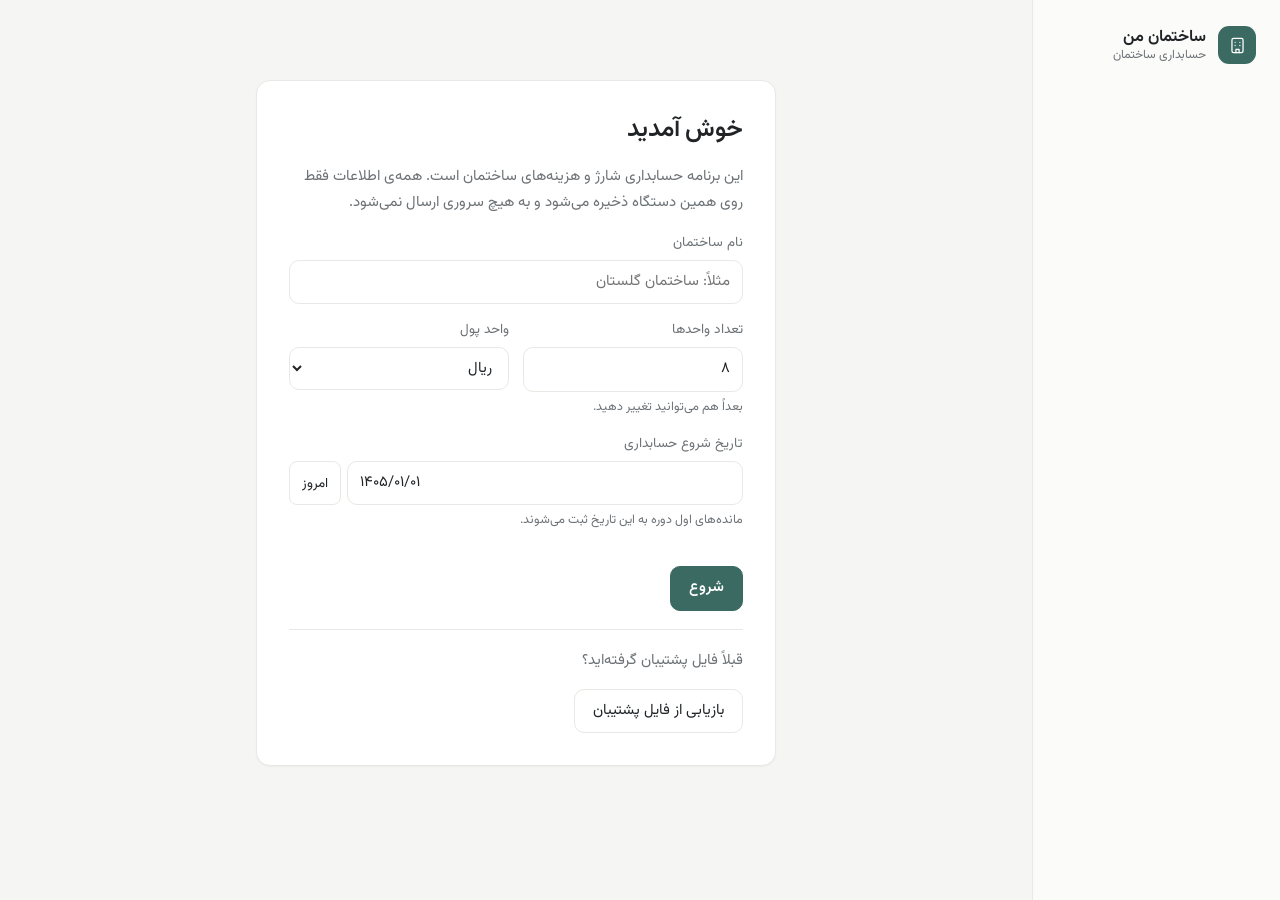
<file: index.html>
<!doctype html>
<html lang="fa" dir="rtl">
<head>
  <meta charset="utf-8">
  <meta name="viewport" content="width=device-width, initial-scale=1, viewport-fit=cover">
  <title>حسابداری ساختمان</title>
  <meta name="description" content="نرم‌افزار حسابداری شارژ و هزینه‌های ساختمان؛ آفلاین و بدون سرور، داده‌ها فقط روی دستگاه شما می‌ماند.">
  <meta name="theme-color" content="#3b6a62">
  <link rel="manifest" href="manifest.webmanifest">
  <link rel="icon" href="icons/icon.svg" type="image/svg+xml">
  <link rel="apple-touch-icon" href="icons/icon-192.png">
  <link rel="stylesheet" href="css/style.css">
</head>
<body>
  <div id="app">
    <aside class="side noprint">
    <div class="top"><span class="brandmark"><svg class="ic" viewBox="0 0 24 24" aria-hidden="true"><rect x="5" y="3" width="14" height="18" rx="2"/><path d="M9 8h.01M15 8h.01M9 12h.01M15 12h.01M10 21v-4h4v4"/></svg></span><div class="brand"><b id="brandName">ساختمان من</b><small>حسابداری ساختمان</small></div></div>
    <nav id="nav" class="nav" aria-label="بخش‌ها"></nav>
    <div id="status" class="status"></div>
  </aside>
    <main id="view" tabindex="-1"></main>
  </div>
  <div id="printArea"></div>
  <dialog id="modal"></dialog>
  <div id="toast" class="toast noprint" role="status"></div>

  <noscript><p style="padding:2rem">برای استفاده از این برنامه، جاوااسکریپت باید فعال باشد.</p></noscript>

  <script src="js/jalali.js"></script>
  <script src="js/util.js"></script>
  <script src="js/store.js"></script>
  <script src="js/calc.js"></script>
  <script src="js/ui.js"></script>
  <script src="js/pages-main.js"></script>
  <script src="js/pages-money.js"></script>
  <script src="js/pages-reports.js"></script>
  <script src="js/boot.js"></script>
</body>
</html>
</file>
<file: css/style.css>
@font-face {
  font-family: 'Vazirmatn';
  src: url('../fonts/Vazirmatn.woff2') format('woff2');
  font-weight: 100 900;
  font-display: swap;
}

/* طرح: ستون کناری باریک و محتوای باز؛ رنگ‌های خنثی و فقط یک تأکید سبز مایل به خاکستری */
:root {
  --bg: #f5f5f3;
  --side: #fbfbfa;
  --card: #ffffff;
  --ink: #202427;
  --muted: #6c7276;
  --line: #e8e8e4;
  --hover: #f4f4f1;
  --accent: #3b6a62;
  --accent-ink: #ffffff;
  --accent-soft: #e9efed;
  --hero: #25292c;
  --hero-ink: #f3f4f2;
  --debt: #a8453b;
  --debt-soft: #f8eceb;
  --credit: #3c7a55;
  --credit-soft: #e8f2ec;
  --warn: #8a5a14;
  --warn-soft: #f8f0df;
  --radius: 14px;
  --shadow: 0 1px 2px rgba(32, 36, 39, .04);
  --pop: 0 24px 60px rgba(32, 36, 39, .22);
}
@media (prefers-color-scheme: dark) {
  :root:not([data-theme="light"]) {
    --bg: #131516; --side: #181b1c; --card: #1c1f21; --ink: #e8eae9; --muted: #9aa1a4; --line: #2a2e30; --hover: #222628;
    --accent: #86b8ad; --accent-ink: #10201c; --accent-soft: #1f2d2a;
    --hero: #232a29; --hero-ink: #eef2f0;
    --debt: #ee9488; --debt-soft: #33211f; --credit: #86cfa0; --credit-soft: #1d2d23;
    --warn: #e5be75; --warn-soft: #2f2716;
    --shadow: none; --pop: 0 24px 60px rgba(0, 0, 0, .5);
    color-scheme: dark;
  }
}
:root[data-theme="dark"] {
  --bg: #131516; --side: #181b1c; --card: #1c1f21; --ink: #e8eae9; --muted: #9aa1a4; --line: #2a2e30; --hover: #222628;
  --accent: #86b8ad; --accent-ink: #10201c; --accent-soft: #1f2d2a;
  --hero: #232a29; --hero-ink: #eef2f0;
  --debt: #ee9488; --debt-soft: #33211f; --credit: #86cfa0; --credit-soft: #1d2d23;
  --warn: #e5be75; --warn-soft: #2f2716;
  --shadow: none; --pop: 0 24px 60px rgba(0, 0, 0, .5);
  color-scheme: dark;
}

* { box-sizing: border-box; }
html { -webkit-text-size-adjust: 100%; }
body {
  margin: 0; background: var(--bg); color: var(--ink);
  font-family: 'Vazirmatn', system-ui, 'Segoe UI', Tahoma, sans-serif;
  font-size: 15px; line-height: 1.75;
}
button, input, select, textarea { font: inherit; color: inherit; }
h1, h2, h3 { margin: 0; line-height: 1.45; font-weight: 600; letter-spacing: -.005em; }
h2 { font-size: 1.55rem; }
h3 { font-size: 1.02rem; }
small, .muted { color: var(--muted); }
.num { font-variant-numeric: tabular-nums; }
.ltr { direction: ltr; unicode-bidi: plaintext; text-align: right; }
a { color: var(--accent); text-underline-offset: 3px; }

/* ---------- چارچوب: ستون کناری + محتوا ---------- */
#app { min-height: 100vh; display: grid; grid-template-columns: 248px minmax(0, 1fr); }
.side {
  position: sticky; top: 0; align-self: start; height: 100vh; overflow-y: auto;
  display: flex; flex-direction: column; gap: 22px; padding: 26px 16px 20px;
  background: var(--side); border-inline-end: 1px solid var(--line);
}
.top { display: flex; align-items: center; gap: 12px; padding: 0 8px; }
.brandmark { flex: 0 0 auto; width: 38px; height: 38px; border-radius: 11px; background: var(--accent); color: var(--accent-ink); display: grid; place-items: center; }
.brand { display: flex; flex-direction: column; line-height: 1.35; min-width: 0; }
.brand b { font-size: 1.02rem; font-weight: 650; overflow-wrap: anywhere; }
.brand small { font-size: .76rem; }
.nav { display: flex; flex-direction: column; gap: 2px; }
.nav a {
  display: flex; align-items: center; gap: 12px; padding: 9px 12px; border-radius: 10px;
  text-decoration: none; color: var(--muted); font-size: .94rem; position: relative; white-space: nowrap;
  transition: background .15s, color .15s;
}
.nav a:hover { background: var(--hover); color: var(--ink); }
.nav a[aria-current="page"] { background: var(--accent-soft); color: var(--accent); font-weight: 600; }
.nav a[aria-current="page"]::before { content: ""; position: absolute; inset-inline-start: -16px; top: 9px; bottom: 9px; width: 3px; border-radius: 0 3px 3px 0; background: var(--accent); }
.ic { width: 19px; height: 19px; flex: 0 0 auto; fill: none; stroke: currentColor; stroke-width: 1.6; stroke-linecap: round; stroke-linejoin: round; }
.status { margin-top: auto; display: flex; flex-direction: column; gap: 8px; align-items: stretch; font-size: .8rem; }
.chip { display: inline-flex; align-items: center; justify-content: center; text-align: center; gap: 6px; padding: 5px 12px; border-radius: 10px; background: var(--accent-soft); color: var(--accent); border: 0; font-size: .8rem; cursor: default; text-decoration: none; }
.chip.warn { background: var(--warn-soft); color: var(--warn); cursor: pointer; }
.chip.bad { background: var(--debt-soft); color: var(--debt); cursor: pointer; }

main#view { padding: 32px clamp(18px, 3.4vw, 48px) 80px; max-width: 1120px; width: 100%; }
main:focus { outline: none; }
main.enter > * { animation: rise .28s ease both; }
@keyframes rise { from { opacity: 0; transform: translateY(6px); } to { opacity: 1; transform: none; } }
@media (prefers-reduced-motion: reduce) { main.enter > * { animation: none; } * { transition: none !important; } }

/* ---------- اجزا ---------- */
.card { background: var(--card); border: 1px solid var(--line); border-radius: var(--radius); padding: 22px; box-shadow: var(--shadow); margin-bottom: 18px; }
.card > h3:first-child { margin-bottom: 12px; }
.pagehead { display: flex; align-items: center; justify-content: space-between; gap: 14px; flex-wrap: wrap; margin: 0 0 22px; }
.pagehead .tools { display: flex; gap: 8px; flex-wrap: wrap; align-items: center; }
.grid { display: grid; gap: 14px; }
.grid.c2 { grid-template-columns: repeat(auto-fit, minmax(300px, 1fr)); }
.grid.c4 { grid-template-columns: repeat(auto-fit, minmax(200px, 1fr)); }
.stat { background: var(--card); border: 1px solid var(--line); border-radius: var(--radius); padding: 18px 20px; box-shadow: var(--shadow); }
.stat .k { color: var(--muted); font-size: .84rem; }
.stat .v { font-size: 1.55rem; font-weight: 600; margin-top: 4px; line-height: 1.35; word-break: break-word; font-variant-numeric: tabular-nums; }
.stat .v small { font-size: .78rem; font-weight: 400; margin-inline-start: 2px; }
.stat.hero { background: var(--hero); color: var(--hero-ink); border-color: transparent; }
.stat.hero .k, .stat.hero small { color: inherit; opacity: .72; }
.cr { color: var(--credit); } .db { color: var(--debt); }
.tag { display: inline-block; padding: 1px 10px; border-radius: 999px; font-size: .76rem; background: var(--accent-soft); color: var(--accent); }
.tag.void { background: var(--debt-soft); color: var(--debt); }
.tag.warn { background: var(--warn-soft); color: var(--warn); }
.callout { border-radius: 12px; padding: 12px 16px; background: var(--warn-soft); color: var(--warn); margin-bottom: 18px; line-height: 1.8; }
.callout.info { background: var(--accent-soft); color: var(--accent); }
.empty { padding: 36px 10px; text-align: center; color: var(--muted); }
hr { border: 0; border-top: 1px solid var(--line); }

.btn {
  display: inline-flex; align-items: center; justify-content: center; gap: 6px; cursor: pointer;
  padding: 8px 18px; border-radius: 10px; border: 1px solid var(--line); background: var(--card); color: var(--ink); white-space: nowrap;
  transition: background .15s, border-color .15s, color .15s;
}
.btn:hover { background: var(--hover); border-color: color-mix(in srgb, var(--ink) 22%, var(--line)); }
.btn.primary { background: var(--accent); color: var(--accent-ink); border-color: var(--accent); font-weight: 600; }
.btn.primary:hover { background: var(--accent); filter: brightness(1.08); }
.btn.danger { color: var(--debt); }
.btn.sm { padding: 3px 12px; font-size: .84rem; border-radius: 8px; }
.btn:disabled { opacity: .5; cursor: not-allowed; }
.btn:focus-visible, .nav a:focus-visible, input:focus-visible, select:focus-visible, textarea:focus-visible { outline: 2px solid var(--accent); outline-offset: 2px; }

/* ---------- فرم ---------- */
input, select, textarea { background: var(--card); border: 1px solid var(--line); border-radius: 10px; padding: 8px 12px; width: 100%; transition: border-color .15s; }
input:hover, select:hover, textarea:hover { border-color: color-mix(in srgb, var(--ink) 22%, var(--line)); }
textarea { resize: vertical; min-height: 68px; }
input[type=checkbox] { width: auto; accent-color: var(--accent); }
.fld { display: flex; flex-direction: column; gap: 5px; margin-bottom: 14px; }
.fld > span { font-size: .85rem; color: var(--muted); }
.fld small { font-size: .78rem; }
.row2 { display: grid; grid-template-columns: 1fr 1fr; gap: 14px; }
.row3 { display: grid; grid-template-columns: repeat(3, 1fr); gap: 14px; }
@media (max-width: 560px) { .row2, .row3 { grid-template-columns: 1fr; } }
.chk { display: flex; align-items: center; gap: 8px; margin-bottom: 14px; cursor: pointer; }
.dateRow { display: flex; gap: 6px; }
.dateRow .btn { flex: 0 0 auto; }
.filters { display: flex; gap: 12px; flex-wrap: wrap; align-items: end; margin-bottom: 16px; }
.filters .fld { margin: 0; min-width: 150px; }
.err { color: var(--debt); margin: 6px 0 0; min-height: 1.4em; font-size: .9rem; }

/* ---------- جدول ---------- */
.tablewrap { overflow-x: auto; border: 1px solid var(--line); border-radius: var(--radius); background: var(--card); }
table { width: 100%; border-collapse: collapse; font-size: .92rem; }
th, td { padding: 11px 16px; text-align: right; border-bottom: 1px solid var(--line); vertical-align: middle; }
th { color: var(--muted); font-weight: 500; font-size: .8rem; white-space: nowrap; background: var(--card); position: sticky; top: 0; }
tbody tr { transition: background .12s; }
tbody tr:hover { background: var(--hover); }
tr:last-child td { border-bottom: 0; }
td.n, th.n { text-align: left; white-space: nowrap; font-variant-numeric: tabular-nums; }
tr.voided td { opacity: .5; text-decoration: line-through; }
tr.voided td:last-child { text-decoration: none; opacity: 1; }
tfoot td { font-weight: 600; background: var(--hover); border-top: 1px solid var(--line); border-bottom: 0; }
td .acts { display: flex; gap: 6px; justify-content: flex-end; }
td input { padding: 5px 10px; min-width: 90px; }
.tablewrap table { min-width: 520px; }
.tablewrap td:first-child, .tag, td.n { white-space: nowrap; }

/* ---------- نمودار ---------- */
.bars { display: flex; gap: 10px; align-items: end; height: 180px; padding: 10px 4px 0; }
.bars .col { flex: 1; display: flex; flex-direction: column; justify-content: end; align-items: center; height: 100%; gap: 6px; min-width: 0; }
.bars .pair { display: flex; align-items: end; gap: 4px; height: calc(100% - 24px); width: 100%; justify-content: center; }
.bars .b { width: 38%; max-width: 24px; border-radius: 6px 6px 2px 2px; min-height: 3px; }
.bars .b.in { background: var(--accent); } .bars .b.out { background: color-mix(in srgb, var(--debt) 70%, var(--card)); }
.bars .lbl { font-size: .72rem; color: var(--muted); white-space: nowrap; }
.legend { display: flex; gap: 16px; flex-wrap: wrap; font-size: .8rem; color: var(--muted); margin-top: 10px; }
.legend i { display: inline-block; width: 9px; height: 9px; border-radius: 50%; margin-inline-end: 6px; }
.hbar { display: grid; grid-template-columns: 96px 1fr auto; gap: 12px; align-items: center; margin: 10px 0; font-size: .9rem; }
.hbar .track { background: var(--hover); border-radius: 99px; height: 8px; overflow: hidden; }
.hbar .fill { background: var(--accent); height: 100%; border-radius: 99px; }

/* ---------- پنجره ---------- */
dialog { border: 0; border-radius: 20px; padding: 0; width: min(640px, calc(100vw - 24px)); max-height: calc(100vh - 24px); background: var(--card); color: var(--ink); box-shadow: var(--pop); }
dialog::backdrop { background: rgba(20, 24, 26, .45); backdrop-filter: blur(2px); }
.mhead { display: flex; justify-content: space-between; align-items: center; padding: 16px 22px; border-bottom: 1px solid var(--line); position: sticky; top: 0; background: var(--card); z-index: 1; }
.mbody { padding: 20px 22px; overflow-y: auto; max-height: calc(100vh - 170px); }
.mfoot { display: flex; gap: 8px; justify-content: flex-start; padding: 14px 22px; border-top: 1px solid var(--line); position: sticky; bottom: 0; background: var(--card); }
.toast { position: fixed; bottom: 22px; inset-inline: 0; margin: 0 auto; width: fit-content; max-width: calc(100vw - 32px); background: var(--hero); color: var(--hero-ink); padding: 10px 20px; border-radius: 12px; opacity: 0; pointer-events: none; transition: opacity .2s; z-index: 50; box-shadow: var(--pop); }
.toast.show { opacity: 1; }

.tabs { display: flex; gap: 4px; flex-wrap: wrap; margin-bottom: 20px; padding: 4px; background: var(--hover); border-radius: 12px; width: fit-content; max-width: 100%; }
.tabs a { padding: 6px 16px; border-radius: 9px; text-decoration: none; color: var(--muted); font-size: .9rem; white-space: nowrap; }
.tabs a:hover { color: var(--ink); }
.tabs a[aria-current="page"] { background: var(--card); color: var(--ink); font-weight: 600; box-shadow: 0 1px 2px rgba(0, 0, 0, .08); }

.setup { max-width: 520px; margin: 48px auto; padding: 32px; }
.hist-detail { font-size: .82rem; background: var(--hover); padding: 8px 10px; border-radius: 8px; direction: ltr; text-align: left; white-space: pre-wrap; word-break: break-all; max-height: 220px; overflow: auto; }

/* ---------- موبایل: ستون کناری تبدیل به نوار بالا ---------- */
@media (max-width: 860px) {
  #app { display: block; }
  .side { position: static; height: auto; flex-direction: row; flex-wrap: wrap; align-items: center; gap: 10px; padding: 14px 16px 0; border: 0; background: var(--bg); overflow: visible; }
  .top { padding: 0; flex: 1 1 auto; }
  .status { margin: 0; flex-direction: row; flex-wrap: wrap; }
  .nav {
    order: 3; flex: 1 0 100%; flex-direction: row; overflow-x: auto; gap: 6px; padding: 8px 0 10px; margin-inline: -16px; padding-inline: 16px;
    position: sticky; top: env(safe-area-inset-top, 0px); z-index: 5; background: var(--bg); scrollbar-width: none;
  }
  .nav a { background: var(--card); border: 1px solid var(--line); border-radius: 999px; padding: 6px 14px; gap: 8px; }
  .nav a[aria-current="page"] { background: var(--accent); color: var(--accent-ink); border-color: var(--accent); }
  .nav a[aria-current="page"]::before { display: none; }
  main#view { padding: 14px 16px 80px; }
  h2 { font-size: 1.3rem; }
  .grid.c4 { grid-template-columns: 1fr 1fr; gap: 10px; }
  .grid.c4 .stat.hero { grid-column: 1 / -1; }
  .stat { padding: 14px 16px; }
  .stat .v { font-size: 1.2rem; }
  .card { padding: 16px; }
  .setup { margin: 20px auto; padding: 22px; }
}

/* ---------- چاپ ---------- */
#printArea { display: none; }
.stmt { page-break-after: always; break-after: page; padding: 8mm 4mm; color: #000; background: #fff; }
.stmt:last-child { page-break-after: auto; break-after: auto; }
.stmt h1 { font-size: 1.3rem; margin-bottom: 2px; }
.stmt .meta { display: grid; grid-template-columns: 1fr 1fr; gap: 2px 20px; margin: 10px 0 14px; font-size: .92rem; }
.stmt table { font-size: .85rem; }
.stmt th { background: #eee; color: #000; position: static; font-weight: 600; }
.stmt .final { margin-top: 12px; font-size: 1.05rem; font-weight: 700; border: 1.5px solid #000; padding: 8px 12px; border-radius: 6px; display: flex; justify-content: space-between; }
.stmt .note { margin-top: 12px; font-size: .82rem; color: #333; white-space: pre-wrap; }
@media print {
  @page { size: A4; margin: 12mm; }
  body { background: #fff; color: #000; font-size: 12px; }
  .noprint, dialog, .toast, .side { display: none !important; }
  #app { display: block; }
  main#view { max-width: none; padding: 0; }
  .card, .stat, .tablewrap { box-shadow: none; border-color: #bbb; break-inside: avoid; }
  th { position: static; }
  body.printing #app { display: none; }
  body.printing #printArea { display: block; }
}
td a { text-decoration: none; font-weight: 600; }
td a:hover { text-decoration: underline; }
</file>
